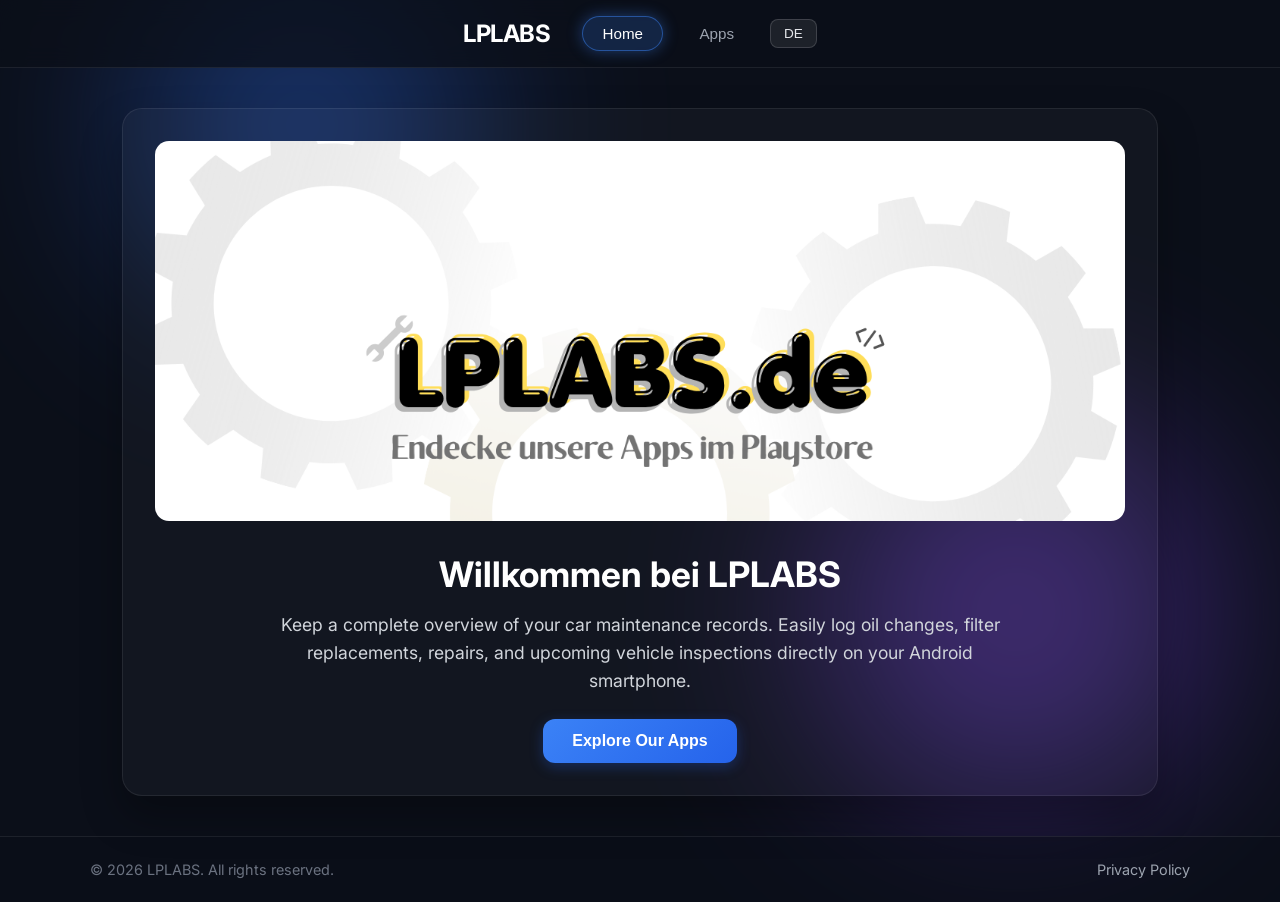
<file: index.html>
<!DOCTYPE html>
<html lang="de">
<head>
<meta charset="UTF-8">
<meta name="viewport" content="width=device-width, initial-scale=1.0">
<title>LPLABS Apps</title>
<link rel="icon" type="image/png" href="Oily-APP-Icon.png">
<link rel="apple-touch-icon" href="Oily-APP-Icon.png">
<link rel="stylesheet" href="style.css">
<link href="https://fonts.googleapis.com/css2?family=Inter:wght@300;400;600;700&display=swap" rel="stylesheet">
<style>
/* Modal Styles */
.modal {
  display: none;
  position: fixed;
  top: 0;
  left: 0;
  width: 100%;
  height: 100%;
  background-color: rgba(0, 0, 0, 0.5);
  backdrop-filter: blur(4px);
  z-index: 1000;
  justify-content: center;
  align-items: center;
  animation: fadeIn 0.3s ease-in-out;
}

.modal.active {
  display: flex;
}

@keyframes fadeIn {
  from {
    opacity: 0;
  }
  to {
    opacity: 1;
  }
}

.modal-content {
  background: rgba(255, 255, 255, 0.9);
  backdrop-filter: blur(10px);
  border: 1px solid rgba(255, 255, 255, 0.3);
  border-radius: 20px;
  padding: 40px;
  max-width: 500px;
  width: 90%;
  box-shadow: 0 8px 32px 0 rgba(31, 38, 135, 0.2);
  animation: slideUp 0.3s ease-out;
  position: relative;
}

@keyframes slideUp {
  from {
    transform: translateY(30px);
    opacity: 0;
  }
  to {
    transform: translateY(0);
    opacity: 1;
  }
}

.modal-close {
  position: absolute;
  top: 20px;
  right: 20px;
  background: none;
  border: none;
  font-size: 28px;
  cursor: pointer;
  color: #333;
  transition: color 0.2s;
}

.modal-close:hover {
  color: #666;
}

.app-details-header {
  display: flex;
  align-items: center;
  margin-bottom: 30px;
  gap: 20px;
}

.app-details-icon {
  width: 80px;
  height: 80px;
  border-radius: 20px;
  object-fit: cover;
  box-shadow: 0 4px 15px rgba(0, 0, 0, 0.1);
}

.app-details-title {
  margin: 0;
  font-size: 28px;
  font-weight: 700;
  color: #1a1a1a;
}

.app-details-subtitle {
  margin: 5px 0 0 0;
  font-size: 14px;
  color: #666;
}

.app-details-description {
  font-size: 15px;
  line-height: 1.6;
  color: #333;
  margin-bottom: 30px;
  text-align: justify;
}

.app-download-section {
  display: flex;
  gap: 15px;
  flex-direction: column;
}

.download-btn {
  display: flex;
  align-items: center;
  justify-content: center;
  gap: 10px;
  padding: 14px 24px;
  border: none;
  border-radius: 12px;
  font-size: 16px;
  font-weight: 600;
  cursor: pointer;
  transition: all 0.3s ease;
  text-decoration: none;
  color: white;
}

.download-btn.playstore {
  background: linear-gradient(135deg, #1f71b8 0%, #0d47a1 100%);
  box-shadow: 0 4px 15px rgba(31, 113, 184, 0.3);
}

.download-btn.playstore:hover {
  transform: translateY(-2px);
  box-shadow: 0 6px 20px rgba(31, 113, 184, 0.4);
}

.download-btn.playstore:active {
  transform: translateY(0);
}

.playstore-icon {
  width: 20px;
  height: 20px;
  display: inline-flex;
  align-items: center;
  justify-content: center;
}

.app-features {
  margin-top: 30px;
  padding-top: 30px;
  border-top: 1px solid rgba(0, 0, 0, 0.1);
}

.app-features h4 {
  margin: 0 0 15px 0;
  font-size: 14px;
  text-transform: uppercase;
  color: #666;
  letter-spacing: 1px;
}

.features-list {
  list-style: none;
  padding: 0;
  margin: 0;
}

.features-list li {
  padding: 8px 0;
  font-size: 14px;
  color: #555;
  display: flex;
  gap: 10px;
}

.features-list li:before {
  content: "✓";
  color: #4CAF50;
  font-weight: bold;
  flex-shrink: 0;
}

@media (max-width: 600px) {
  .modal-content {
    padding: 30px 20px;
    border-radius: 16px;
  }

  .app-details-icon {
    width: 70px;
    height: 70px;
    border-radius: 16px;
  }

  .app-details-title {
    font-size: 24px;
  }

  .app-details-description {
    font-size: 14px;
  }

  .download-btn {
    padding: 12px 20px;
    font-size: 14px;
  }
}
</style>
</head>
<body>

<div class="bg-orb orb-1"></div>
<div class="bg-orb orb-2"></div>

<header>
<div class="nav-container">
<div class="logo-wrapper">
<a href="#" id="brand-logo" onclick="showPage('home')">LPLABS</a>
</div>
<nav class="nav-links">
<button id="nav-home" class="nav-btn active" onclick="showPage('home')">Home</button>
<button id="nav-apps" class="nav-btn" onclick="showPage('apps')">Apps</button>
<button id="lang-toggle" class="lang-btn" onclick="toggleLanguage()">EN</button>
</nav>
</div>
</header>

<main class="main-content">

<section id="page-home" class="page-section active">
<div class="hero-card glass-card">
<div class="app-banner-container">
<img src="LPLABS-Logo.png" alt="Oily App Banner" class="app-banner-img">
</div>
<div class="hero-content">
<h1 id="home-title">Willkommen bei LPLABS</h1>
<p id="oily-desc" class="hero-desc">
Wir entwickeln smarte Lösungen, um den Überblick über Ihre Fahrzeuge zu behalten. Strukturierte Daten und rechtzeitige Erinnerungen sorgen für eine längere Lebensdauer Ihrer Maschinen. Klicken Sie im Menü auf Apps, um unsere Anwendungen zu sehen.
</p>
<div class="action-buttons">
<button class="cta-btn primary" onclick="showPage('apps')" id="btn-explore">Unsere Apps entdecken</button>
</div>
</div>
</div>
</section>

<section id="page-apps" class="page-section">
<h2 id="apps-title" class="section-title">Unsere Apps</h2>
<p id="click-for-more" class="section-subtitle">Klicke für Details & Downloads</p>

<div class="apps-grid">
<div class="app-card glass-card" onclick="openAppDetails('oily')">
<div class="app-icon-wrapper">
<img src="Oily-APP-Icon.png" alt="Oily Icon" class="app-icon-img">
</div>
<div class="app-info">
<h3>Oily</h3>
<p class="app-tagline">Unser smartes Wartungstagebuch
<br>Behalten Sie den vollen Überblick über Ihre Auto-Wartungseinträge. Protokollieren Sie Ölwechsel, Filtertausch, Reparaturen und anstehende TÜV-Termine unkompliziert direkt auf Ihrem Android-Smartphone.</p>
</div>
</div>
</div>
</section>

<section id="page-privacy" class="page-section">
<div class="glass-card privacy-card">
<h2 id="privacy-title">Datenschutzerklärung</h2>
<div id="privacy-text" class="privacy-body">
</div>
</div>
</section>

</main>

<footer>
<div class="footer-container">
<p>&copy; 2026 LPLABS. All rights reserved.</p>
<a href="/datenschutz.html" id="privacy-link" target="_blank">Datenschutzerklärung</a>
</div>
</footer>

<!-- App Details Modal -->
<div id="appModal" class="modal">
<div class="modal-content">
<button class="modal-close" onclick="closeAppDetails()">&times;</button>
<div class="app-details-header">
<img id="modalAppIcon" src="Oily-APP-Icon.png" alt="App Icon" class="app-details-icon">
<div>
<h2 id="modalAppTitle" class="app-details-title">Oily</h2>
<p id="modalAppSubtitle" class="app-details-subtitle">Wartungstagebuch für Android</p>
</div>
</div>

<p id="modalAppDescription" class="app-details-description">
Behalten Sie den vollen Überblick über Ihre Auto-Wartungseinträge. Protokollieren Sie Ölwechsel, Filtertausch, Reparaturen und anstehende TÜV-Termine unkompliziert direkt auf Ihrem Android-Smartphone.
</p>

<div class="app-features">
<h4 id="featuresTitle">Hauptfunktionen</h4>
<ul class="features-list" id="featuresList">
<li id="feature1">Wartungseinträge einfach protokollieren</li>
<li id="feature2">Automatische Erinnerungen für Wartungen</li>
<li id="feature3">Übersicht aller Fahrzeuge</li>
<li id="feature4">TÜV-Termine im Blick</li>
</ul>
</div>

<div class="app-download-section">
<a id="playstoreLink" href="https://play.google.com/store/apps/details?id=com.project.oily" target="_blank" class="download-btn playstore">
<span class="playstore-icon">
<svg width="20" height="20" viewBox="0 0 24 24" fill="currentColor">
<path d="M3 13.5v8.88c0 .84.356 1.78 1.172 2.502C5.09 25.75 6.333 26.5 7.5 26.5h9c1.166 0 2.41-.75 3.328-1.61 1.147-1.052 1.172-2.663 1.172-2.502v-8.88M3 13.5L10.9 5.45c.9-.9 2.4-.9 3.3 0l7.9 8.05"/>
<path d="M3.22 2.22C2.33 3.11 2 4.35 2 5.5v8c0 1.15.33 2.39 1.22 3.28"/>
</svg>
</span>
<span id="btnPlayStore">Im Play Store herunterladen</span>
</a>
</div>
</div>
</div>

<script>
// Sprach-Übersetzungen
const translations = {
de: {
nav_home: "Home",
nav_apps: "Apps",
privacy_policy: "Datenschutzerklärung",
apps_title: "Unsere Apps",
click_for_more: "Klicke für Details & Downloads",
oily_desc: "Behalten Sie den vollen Überblick über Ihre Auto-Wartungseinträge. Protokollieren Sie Ölwechsel, Filtertausch, Reparaturen und anstehende TÜV-Termine unkompliziert direkt auf Ihrem Android-Smartphone.",
privacy_title: "Datenschutzerklärung",
privacy_text: `
<strong>Datenschutzerklärung</strong>
<br><br><strong>1. Verantwortlicher</strong>
<br>Verantwortlich für die Verarbeitung personenbezogener Daten auf dieser Website ist:
<br>Lovepreet Chandi
<br>Mühlenstraße 4
<br>39307 Genthin
<br>E-Mail: support@LPLABS.de
<br><br><strong>2. Erhebung und Verarbeitung personenbezogener Daten</strong>
<br>Beim Besuch dieser Website werden automatisch Informationen erfasst, die dein Browser an den Server übermittelt. Dazu gehören insbesondere:
<br>- IP-Adresse
<br>- Datum und Uhrzeit des Zugriffs
<br>- Browsertyp und Browserversion
<br>- verwendetes Betriebssystem
<br>- aufgerufene Seiten
<br>- Referrer-URL (zuvor besuchte Seite)
<br><br>Diese Daten werden verarbeitet, um den sicheren und störungsfreien Betrieb der Website zu gewährleisten. Die Verarbeitung erfolgt auf Grundlage von Art. 6 Abs. 1 lit. f DSGVO (berechtigtes Interesse).
<br><br><strong>3. Kontaktaufnahme</strong>
<br>Wenn du uns per E-Mail oder über ein Kontaktformular kontaktierst, werden die von dir übermittelten personenbezogenen Daten ausschließlich zur Bearbeitung deiner Anfrage verarbeitet. Die Verarbeitung erfolgt gemäß Art. 6 Abs. 1 lit. b DSGVO, sofern die Anfrage der Vertragsanbahnung oder Vertragserfüllung dient, andernfalls auf Grundlage von Art. 6 Abs. 1 lit. f DSGVO.
<br><br><strong>4. Cookies</strong>
<br>Diese Website kann Cookies verwenden, um die Nutzung bestimmter Funktionen zu ermöglichen und die Benutzerfreundlichkeit zu verbessern. Soweit technisch nicht erforderliche Cookies eingesetzt werden, erfolgt dies ausschließlich nach deiner Einwilligung gemäß Art. 6 Abs. 1 lit. a DSGVO. Du kannst Cookies jederzeit über die Einstellungen deines Browsers löschen oder deaktivieren.
<br><br><strong>5. Analyse-Tools</strong>
<br>Sofern Analyse-Tools eingesetzt werden, dienen diese der statistischen Auswertung der Nutzung dieser Website und ihrer kontinuierlichen Verbesserung. Werden hierfür personenbezogene Daten verarbeitet, erfolgt dies – soweit erforderlich – ausschließlich auf Grundlage deiner Einwilligung gemäß Art. 6 Abs. 1 lit. a DSGVO.
<br><br><strong>6. Weitergabe personenbezogener Daten</strong>
<br>Eine Weitergabe personenbezogener Daten erfolgt nur, wenn:
<br>- dies gesetzlich vorgeschrieben ist,
<br>- dies zur Vertragserfüllung erforderlich ist oder
<br>- externe Dienstleister (z. B. Hosting-Anbieter oder andere technische Dienstleister) im Rahmen einer Auftragsverarbeitung eingebunden sind.
<br><br><strong>7. Speicherdauer</strong>
<br>Personenbezogene Daten werden nur so lange gespeichert, wie dies für die jeweiligen Zwecke erforderlich ist oder gesetzliche Aufbewahrungspflichten bestehen.
<br><br><strong>8. Rechte betroffener Personen</strong>
<br>Du hast jederzeit das Recht auf:
<br>- Auskunft über die gespeicherten personenbezogenen Daten,
<br>- Berichtigung unrichtiger Daten,
<br>- Löschung deiner Daten,
<br>- Einschränkung der Verarbeitung,
<br>- Datenübertragbarkeit,
<br>- Widerspruch gegen die Verarbeitung sowie
<br>- Widerruf einer erteilten Einwilligung mit Wirkung für die Zukunft.
<br><br>Außerdem hast du das Recht, dich bei einer zuständigen Datenschutzaufsichtsbehörde über die Verarbeitung deiner personenbezogenen Daten zu beschweren.
<br><br><strong>9. Hosting</strong>
<br>Diese Website wird bei einem externen Hosting-Anbieter betrieben. Dabei können personenbezogene Daten, insbesondere Server-Logdaten, auf den Servern des Hosting-Anbieters verarbeitet werden. Die Verarbeitung erfolgt auf Grundlage von Art. 6 Abs. 1 lit. f DSGVO zur sicheren Bereitstellung der Website.
<br><br><strong>10. SSL-/TLS-Verschlüsselung</strong>
<br>Diese Website nutzt eine SSL-/TLS-Verschlüsselung, um die Übertragung vertraulicher Inhalte zu schützen. Eine verschlüsselte Verbindung erkennst du unter anderem daran, dass die Adresszeile deines Browsers mit „https://" beginnt und ein Schloss-Symbol angezeigt wird.
<br><br><strong>Stand:</strong> August 2026
`,
btn_explore: "Unsere Apps entdecken",
featuresTitle: "Hauptfunktionen",
btnPlayStore: "Im Play Store herunterladen"
},
en: {
nav_home: "Home",
nav_apps: "Apps",
privacy_policy: "Privacy Policy",
apps_title: "Our Apps",
click_for_more: "Click for details & downloads",
oily_desc: "Keep a complete overview of your car maintenance records. Easily log oil changes, filter replacements, repairs, and upcoming vehicle inspections directly on your Android smartphone.",
privacy_title: "Privacy Policy",
privacy_text: `
<strong>Privacy Policy</strong>
<br><br><strong>1. Controller</strong>
<br>The controller responsible for processing personal data on this website is:
<br>Lovepreet Chandi
<br>Mühlenstraße 4
<br>39307 Genthin
<br>Germany
<br>Email: support@LPLABS.de
<br><br><strong>2. Collection and Processing of Personal Data</strong>
<br>When you visit this website, information transmitted by your browser is automatically collected. This includes in particular:
<br>- IP address
<br>- Date and time of access
<br>- Browser type and version
<br>- Operating system used
<br>- Pages visited
<br>- Referrer URL (previously visited page)
<br><br>This data is processed to ensure the secure and reliable operation of the website. The legal basis for processing is Article 6(1)(f) GDPR (legitimate interest).
<br><br><strong>3. Contacting Us</strong>
<br>If you contact us by email or via a contact form, the personal data you provide will be processed solely for the purpose of handling your request. Processing is based on Article 6(1)(b) GDPR if your request relates to the initiation or performance of a contract; otherwise, it is based on Article 6(1)(f) GDPR.
<br><br><strong>4. Cookies</strong>
<br>This website may use cookies to enable certain functions and improve user experience. Where cookies are not technically necessary, they will only be used with your consent in accordance with Article 6(1)(a) GDPR. You can delete or disable cookies at any time via your browser settings.
<br><br><strong>5. Analytics Tools</strong>
<br>If analytics tools are used, they serve to statistically evaluate the use of this website and continuously improve it. Where personal data is processed for this purpose, processing will only take place with your consent where required, in accordance with Article 6(1)(a) GDPR.
<br><br><strong>6. Disclosure of Personal Data</strong>
<br>Personal data will only be disclosed if:
<br>- required by law,
<br>- necessary for the performance of a contract, or
<br>- external service providers (e.g. hosting providers or other technical service providers) are engaged as data processors.
<br><br><strong>7. Data Retention</strong>
<br>Personal data is stored only for as long as necessary for the respective purposes or as required by statutory retention obligations.
<br><br><strong>8. Your Rights</strong>
<br>You have the right at any time to:
<br>- obtain information about your stored personal data,
<br>- request correction of inaccurate data,
<br>- request deletion of your data,
<br>- request restriction of processing,
<br>- request data portability,
<br>- object to processing, and
<br>- withdraw any consent you have given with effect for the future.
<br><br>You also have the right to lodge a complaint with the competent data protection supervisory authority regarding the processing of your personal data.
<br><br><strong>9. Hosting</strong>
<br>This website is hosted by an external hosting provider. Personal data, particularly server log files, may be processed on the hosting provider's servers. Processing is based on Article 6(1)(f) GDPR for the purpose of securely providing the website.
<br><br><strong>10. SSL/TLS Encryption</strong>
<br>This website uses SSL/TLS encryption to protect the transmission of confidential content. You can recognize an encrypted connection by the fact that your browser's address bar begins with "https://" and displays a padlock icon.
<br><br><strong>Last updated:</strong> August 2026
`,
btn_explore: "Explore Our Apps",
featuresTitle: "Features",
btnPlayStore: "Download from Play Store"
}
};

let currentLang = 'de';

function toggleLanguage() {
currentLang = (currentLang === 'de') ? 'en' : 'de';
document.getElementById('lang-toggle').innerText = currentLang === 'de' ? 'EN' : 'DE';

// Privacy-Link dynamisch setzen
const privacyLink = document.getElementById('privacy-link');
privacyLink.href = currentLang === 'de' ? '/datenschutz.html' : '/privacy.html';

const t = translations[currentLang];
document.getElementById('nav-home').innerText = t.nav_home;
document.getElementById('nav-apps').innerText = t.nav_apps;
privacyLink.innerText = t.privacy_policy;
document.getElementById('apps-title').innerText = t.apps_title;
document.getElementById('click-for-more').innerText = t.click_for_more;
document.getElementById('oily-desc').innerText = t.oily_desc;
document.getElementById('privacy-title').innerText = t.privacy_title;
document.getElementById('privacy-text').innerHTML = `<p>${t.privacy_text}</p>`;
document.getElementById('featuresTitle').innerText = t.featuresTitle;
document.getElementById('btnPlayStore').innerText = t.btnPlayStore;
if(document.getElementById('btn-explore')) {
document.getElementById('btn-explore').innerText = t.btn_explore;
}
}

function showPage(pageId) {
document.querySelectorAll('.page-section').forEach(sec => sec.classList.remove('active'));
document.querySelectorAll('.nav-btn').forEach(btn => btn.classList.remove('active'));

const target = document.getElementById('page-' + pageId);
if (target) {
target.classList.add('active');
}

const navBtn = document.getElementById('nav-' + pageId);
if (navBtn) {
navBtn.classList.add('active');
}

window.scrollTo({ top: 0, behavior: 'smooth' });
}

function openAppDetails(appName) {
const modal = document.getElementById('appModal');
const appData = {
oily: {
de: {
title: 'Oily',
subtitle: 'Wartungstagebuch für Android',
description: 'Behalten Sie den vollen Überblick über Ihre Auto-Wartungseinträge. Protokollieren Sie Ölwechsel, Filtertausch, Reparaturen und anstehende TÜV-Termine unkompliziert direkt auf Ihrem Android-Smartphone. Mit automatischen Erinnerungen und einer übersichtlichen Statistik immer alles im Griff.',
features: [
'Wartungseinträge einfach protokollieren',
'Automatische Erinnerungen für Wartungen',
'Übersicht aller Fahrzeuge',
'TÜV-Termine im Blick'
]
},
en: {
title: 'Oily',
subtitle: 'Maintenance Log for Android',
description: 'Keep a complete overview of your car maintenance records. Easily log oil changes, filter replacements, repairs, and upcoming vehicle inspections directly on your Android smartphone. With automatic reminders and clear statistics, always stay on top of it all.',
features: [
'Easily log maintenance entries',
'Automatic maintenance reminders',
'Overview of all vehicles',
'TÜV dates at a glance'
]
}
}
};

const data = appData[appName][currentLang];

document.getElementById('modalAppTitle').innerText = data.title;
document.getElementById('modalAppSubtitle').innerText = data.subtitle;
document.getElementById('modalAppDescription').innerText = data.description;

const featuresList = document.getElementById('featuresList');
featuresList.innerHTML = '';
data.features.forEach(feature => {
const li = document.createElement('li');
li.innerText = feature;
featuresList.appendChild(li);
});

modal.classList.add('active');
document.body.style.overflow = 'hidden';
}

function closeAppDetails() {
const modal = document.getElementById('appModal');
modal.classList.remove('active');
document.body.style.overflow = 'auto';
}

// Close modal when clicking outside
document.getElementById('appModal').addEventListener('click', function(e) {
if(e.target === this) {
closeAppDetails();
}
});

// Close modal on Escape key
document.addEventListener('keydown', function(e) {
if(e.key === 'Escape') {
closeAppDetails();
}
});

// Initialize privacy content on load
document.addEventListener('DOMContentLoaded', function() {
toggleLanguage();
});
</script>

</body>
</html>
</file>
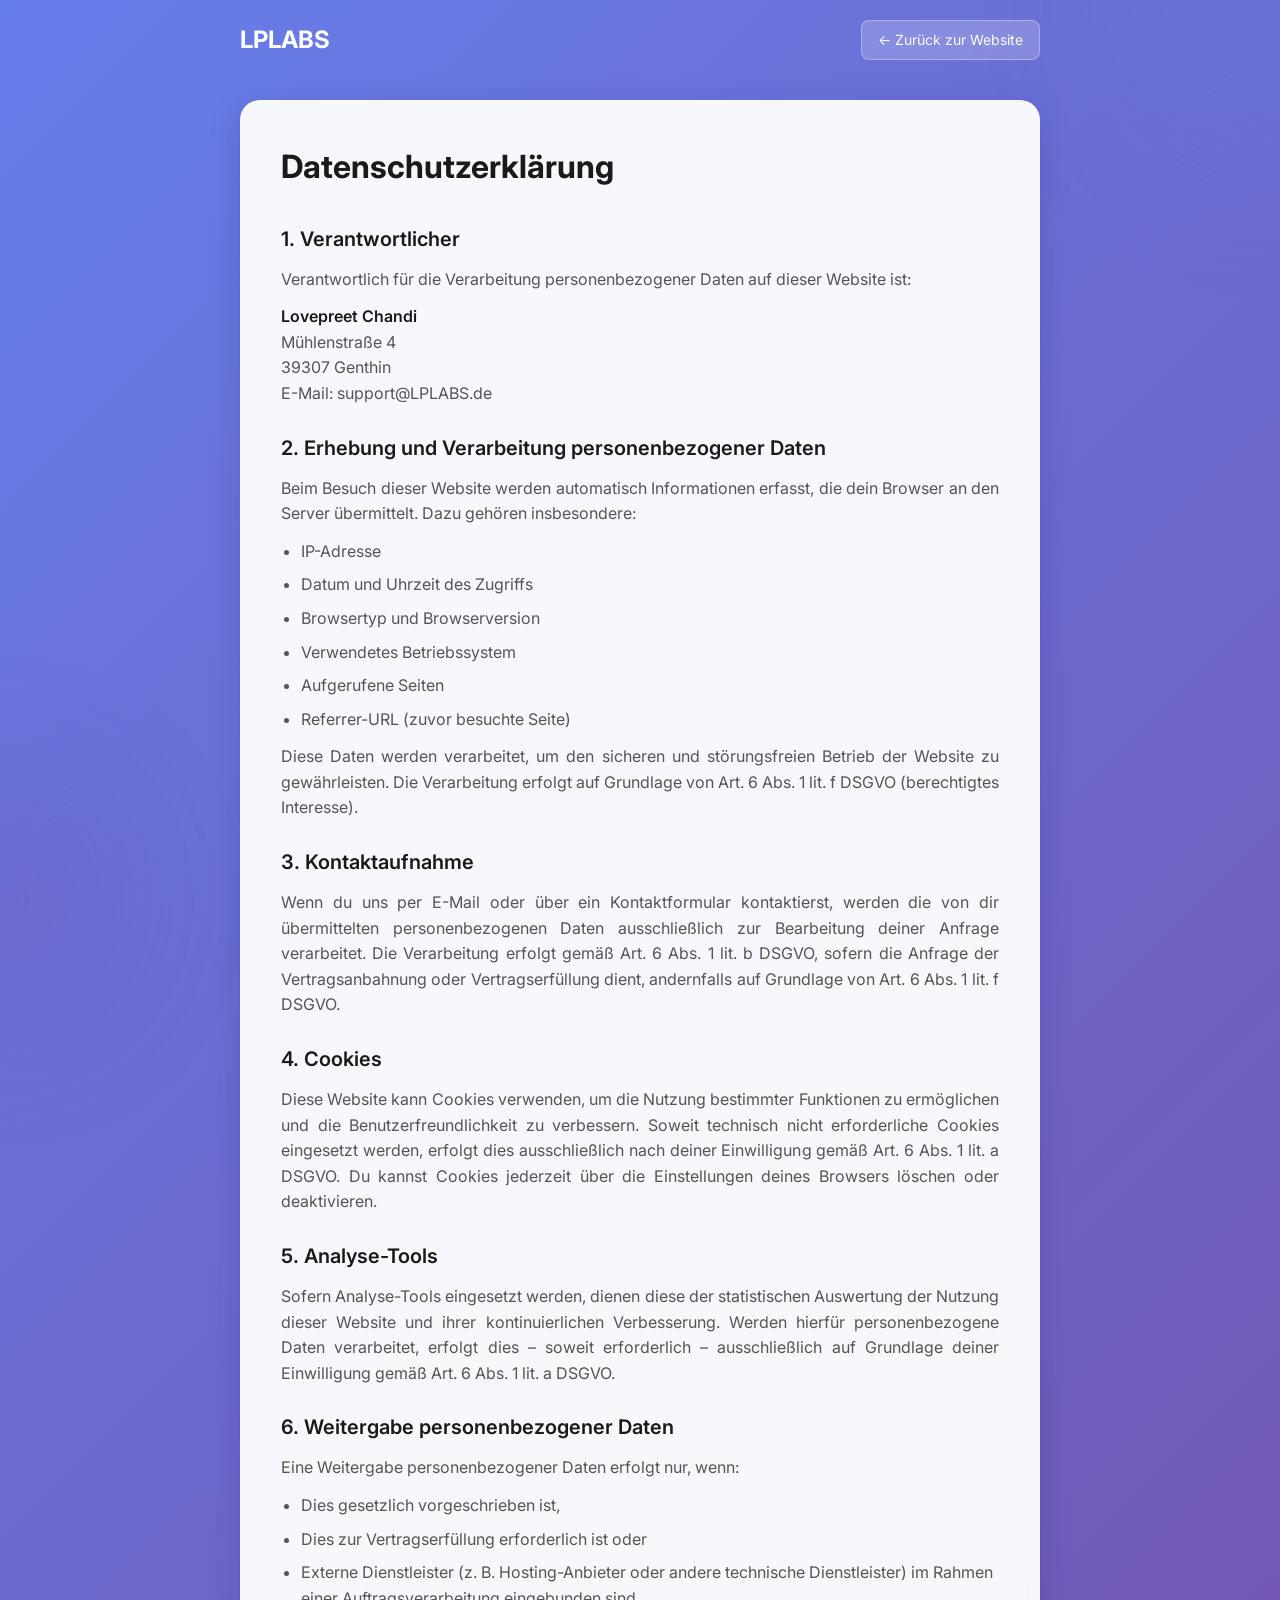
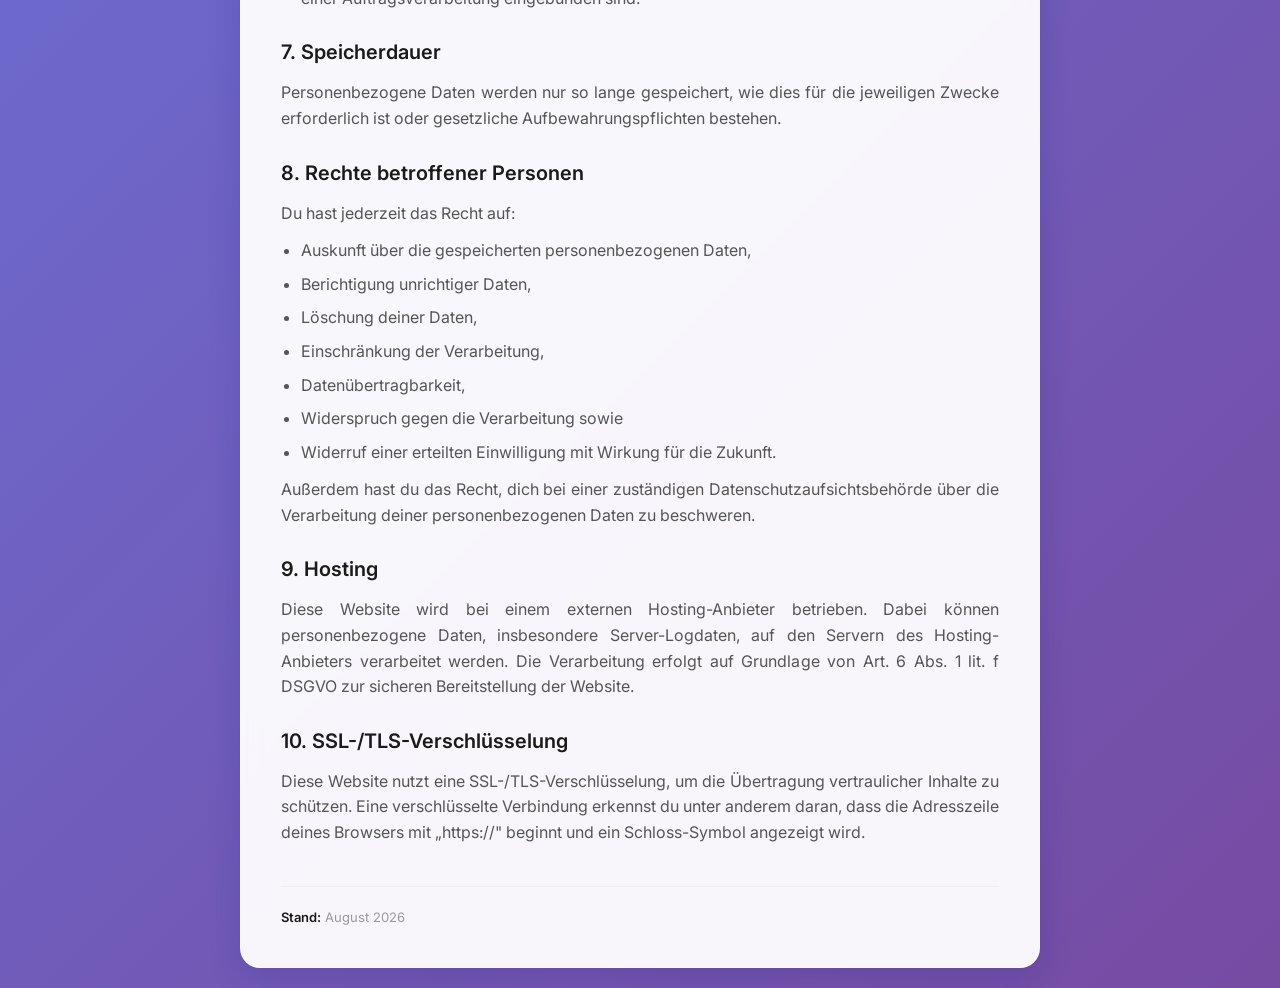
<file: datenschutz.html>
<!DOCTYPE html>
<html lang="de">
<head>
<meta charset="UTF-8">
<meta name="viewport" content="width=device-width, initial-scale=1.0">
<title>Datenschutzerklärung - LPLABS</title>
<link rel="icon" type="image/png" href="Oily-APP-Icon.png">
<link href="https://fonts.googleapis.com/css2?family=Inter:wght@300;400;600;700&display=swap" rel="stylesheet">
<style>
* {
  margin: 0;
  padding: 0;
  box-sizing: border-box;
}

body {
  font-family: 'Inter', sans-serif;
  background: linear-gradient(135deg, #667eea 0%, #764ba2 100%);
  min-height: 100vh;
  padding: 20px;
  color: #333;
  line-height: 1.6;
}

.bg-orb {
  position: fixed;
  border-radius: 50%;
  filter: blur(80px);
  opacity: 0.3;
  z-index: -1;
  pointer-events: none;
}

.orb-1 {
  width: 300px;
  height: 300px;
  background: #667eea;
  top: -150px;
  right: -150px;
  animation: float 6s ease-in-out infinite;
}

.orb-2 {
  width: 200px;
  height: 200px;
  background: #764ba2;
  bottom: -100px;
  left: -100px;
  animation: float 8s ease-in-out infinite reverse;
}

@keyframes float {
  0%, 100% { transform: translateY(0px); }
  50% { transform: translateY(20px); }
}

header {
  margin-bottom: 40px;
}

.header-content {
  max-width: 800px;
  margin: 0 auto;
  display: flex;
  justify-content: space-between;
  align-items: center;
}

.logo {
  font-size: 24px;
  font-weight: 700;
  color: white;
  text-decoration: none;
  transition: opacity 0.2s;
}

.logo:hover {
  opacity: 0.8;
}

.back-link {
  background: rgba(255, 255, 255, 0.2);
  backdrop-filter: blur(10px);
  border: 1px solid rgba(255, 255, 255, 0.3);
  color: white;
  padding: 8px 16px;
  border-radius: 8px;
  text-decoration: none;
  font-size: 14px;
  transition: all 0.3s;
  cursor: pointer;
}

.back-link:hover {
  background: rgba(255, 255, 255, 0.3);
  transform: translateX(-4px);
}

.container {
  max-width: 800px;
  margin: 0 auto;
  background: rgba(255, 255, 255, 0.95);
  backdrop-filter: blur(10px);
  border: 1px solid rgba(255, 255, 255, 0.3);
  border-radius: 20px;
  padding: 40px;
  box-shadow: 0 8px 32px 0 rgba(31, 38, 135, 0.2);
}

h1 {
  font-size: 32px;
  margin-bottom: 30px;
  color: #1a1a1a;
}

h2 {
  font-size: 20px;
  margin-top: 25px;
  margin-bottom: 12px;
  color: #1a1a1a;
  font-weight: 600;
}

h3 {
  font-size: 16px;
  margin-top: 15px;
  margin-bottom: 8px;
  color: #333;
}

p {
  margin-bottom: 12px;
  text-align: justify;
  color: #555;
}

ul {
  margin-left: 20px;
  margin-bottom: 12px;
}

li {
  margin-bottom: 8px;
  color: #555;
}

strong {
  color: #1a1a1a;
  font-weight: 600;
}

.last-updated {
  margin-top: 40px;
  padding-top: 20px;
  border-top: 1px solid #eee;
  font-size: 13px;
  color: #999;
}

@media (max-width: 600px) {
  .container {
    padding: 25px;
    border-radius: 16px;
  }

  h1 {
    font-size: 24px;
  }

  h2 {
    font-size: 18px;
  }

  .header-content {
    flex-direction: column;
    gap: 15px;
  }
}
</style>
</head>
<body>

<div class="bg-orb orb-1"></div>
<div class="bg-orb orb-2"></div>

<header>
<div class="header-content">
<a href="/" class="logo">LPLABS</a>
<a href="/" class="back-link">← Zurück zur Website</a>
</div>
</header>

<div class="container">
<h1>Datenschutzerklärung</h1>

<h2>1. Verantwortlicher</h2>
<p>Verantwortlich für die Verarbeitung personenbezogener Daten auf dieser Website ist:</p>
<p>
<strong>Lovepreet Chandi</strong><br>
Mühlenstraße 4<br>
39307 Genthin<br>
E-Mail: support@LPLABS.de
</p>

<h2>2. Erhebung und Verarbeitung personenbezogener Daten</h2>
<p>Beim Besuch dieser Website werden automatisch Informationen erfasst, die dein Browser an den Server übermittelt. Dazu gehören insbesondere:</p>
<ul>
<li>IP-Adresse</li>
<li>Datum und Uhrzeit des Zugriffs</li>
<li>Browsertyp und Browserversion</li>
<li>Verwendetes Betriebssystem</li>
<li>Aufgerufene Seiten</li>
<li>Referrer-URL (zuvor besuchte Seite)</li>
</ul>
<p>Diese Daten werden verarbeitet, um den sicheren und störungsfreien Betrieb der Website zu gewährleisten. Die Verarbeitung erfolgt auf Grundlage von Art. 6 Abs. 1 lit. f DSGVO (berechtigtes Interesse).</p>

<h2>3. Kontaktaufnahme</h2>
<p>Wenn du uns per E-Mail oder über ein Kontaktformular kontaktierst, werden die von dir übermittelten personenbezogenen Daten ausschließlich zur Bearbeitung deiner Anfrage verarbeitet. Die Verarbeitung erfolgt gemäß Art. 6 Abs. 1 lit. b DSGVO, sofern die Anfrage der Vertragsanbahnung oder Vertragserfüllung dient, andernfalls auf Grundlage von Art. 6 Abs. 1 lit. f DSGVO.</p>

<h2>4. Cookies</h2>
<p>Diese Website kann Cookies verwenden, um die Nutzung bestimmter Funktionen zu ermöglichen und die Benutzerfreundlichkeit zu verbessern. Soweit technisch nicht erforderliche Cookies eingesetzt werden, erfolgt dies ausschließlich nach deiner Einwilligung gemäß Art. 6 Abs. 1 lit. a DSGVO. Du kannst Cookies jederzeit über die Einstellungen deines Browsers löschen oder deaktivieren.</p>

<h2>5. Analyse-Tools</h2>
<p>Sofern Analyse-Tools eingesetzt werden, dienen diese der statistischen Auswertung der Nutzung dieser Website und ihrer kontinuierlichen Verbesserung. Werden hierfür personenbezogene Daten verarbeitet, erfolgt dies – soweit erforderlich – ausschließlich auf Grundlage deiner Einwilligung gemäß Art. 6 Abs. 1 lit. a DSGVO.</p>

<h2>6. Weitergabe personenbezogener Daten</h2>
<p>Eine Weitergabe personenbezogener Daten erfolgt nur, wenn:</p>
<ul>
<li>Dies gesetzlich vorgeschrieben ist,</li>
<li>Dies zur Vertragserfüllung erforderlich ist oder</li>
<li>Externe Dienstleister (z. B. Hosting-Anbieter oder andere technische Dienstleister) im Rahmen einer Auftragsverarbeitung eingebunden sind.</li>
</ul>

<h2>7. Speicherdauer</h2>
<p>Personenbezogene Daten werden nur so lange gespeichert, wie dies für die jeweiligen Zwecke erforderlich ist oder gesetzliche Aufbewahrungspflichten bestehen.</p>

<h2>8. Rechte betroffener Personen</h2>
<p>Du hast jederzeit das Recht auf:</p>
<ul>
<li>Auskunft über die gespeicherten personenbezogenen Daten,</li>
<li>Berichtigung unrichtiger Daten,</li>
<li>Löschung deiner Daten,</li>
<li>Einschränkung der Verarbeitung,</li>
<li>Datenübertragbarkeit,</li>
<li>Widerspruch gegen die Verarbeitung sowie</li>
<li>Widerruf einer erteilten Einwilligung mit Wirkung für die Zukunft.</li>
</ul>
<p>Außerdem hast du das Recht, dich bei einer zuständigen Datenschutzaufsichtsbehörde über die Verarbeitung deiner personenbezogenen Daten zu beschweren.</p>

<h2>9. Hosting</h2>
<p>Diese Website wird bei einem externen Hosting-Anbieter betrieben. Dabei können personenbezogene Daten, insbesondere Server-Logdaten, auf den Servern des Hosting-Anbieters verarbeitet werden. Die Verarbeitung erfolgt auf Grundlage von Art. 6 Abs. 1 lit. f DSGVO zur sicheren Bereitstellung der Website.</p>

<h2>10. SSL-/TLS-Verschlüsselung</h2>
<p>Diese Website nutzt eine SSL-/TLS-Verschlüsselung, um die Übertragung vertraulicher Inhalte zu schützen. Eine verschlüsselte Verbindung erkennst du unter anderem daran, dass die Adresszeile deines Browsers mit „https://" beginnt und ein Schloss-Symbol angezeigt wird.</p>

<div class="last-updated">
<strong>Stand:</strong> August 2026
</div>
</div>

</body>
</html>
</file>
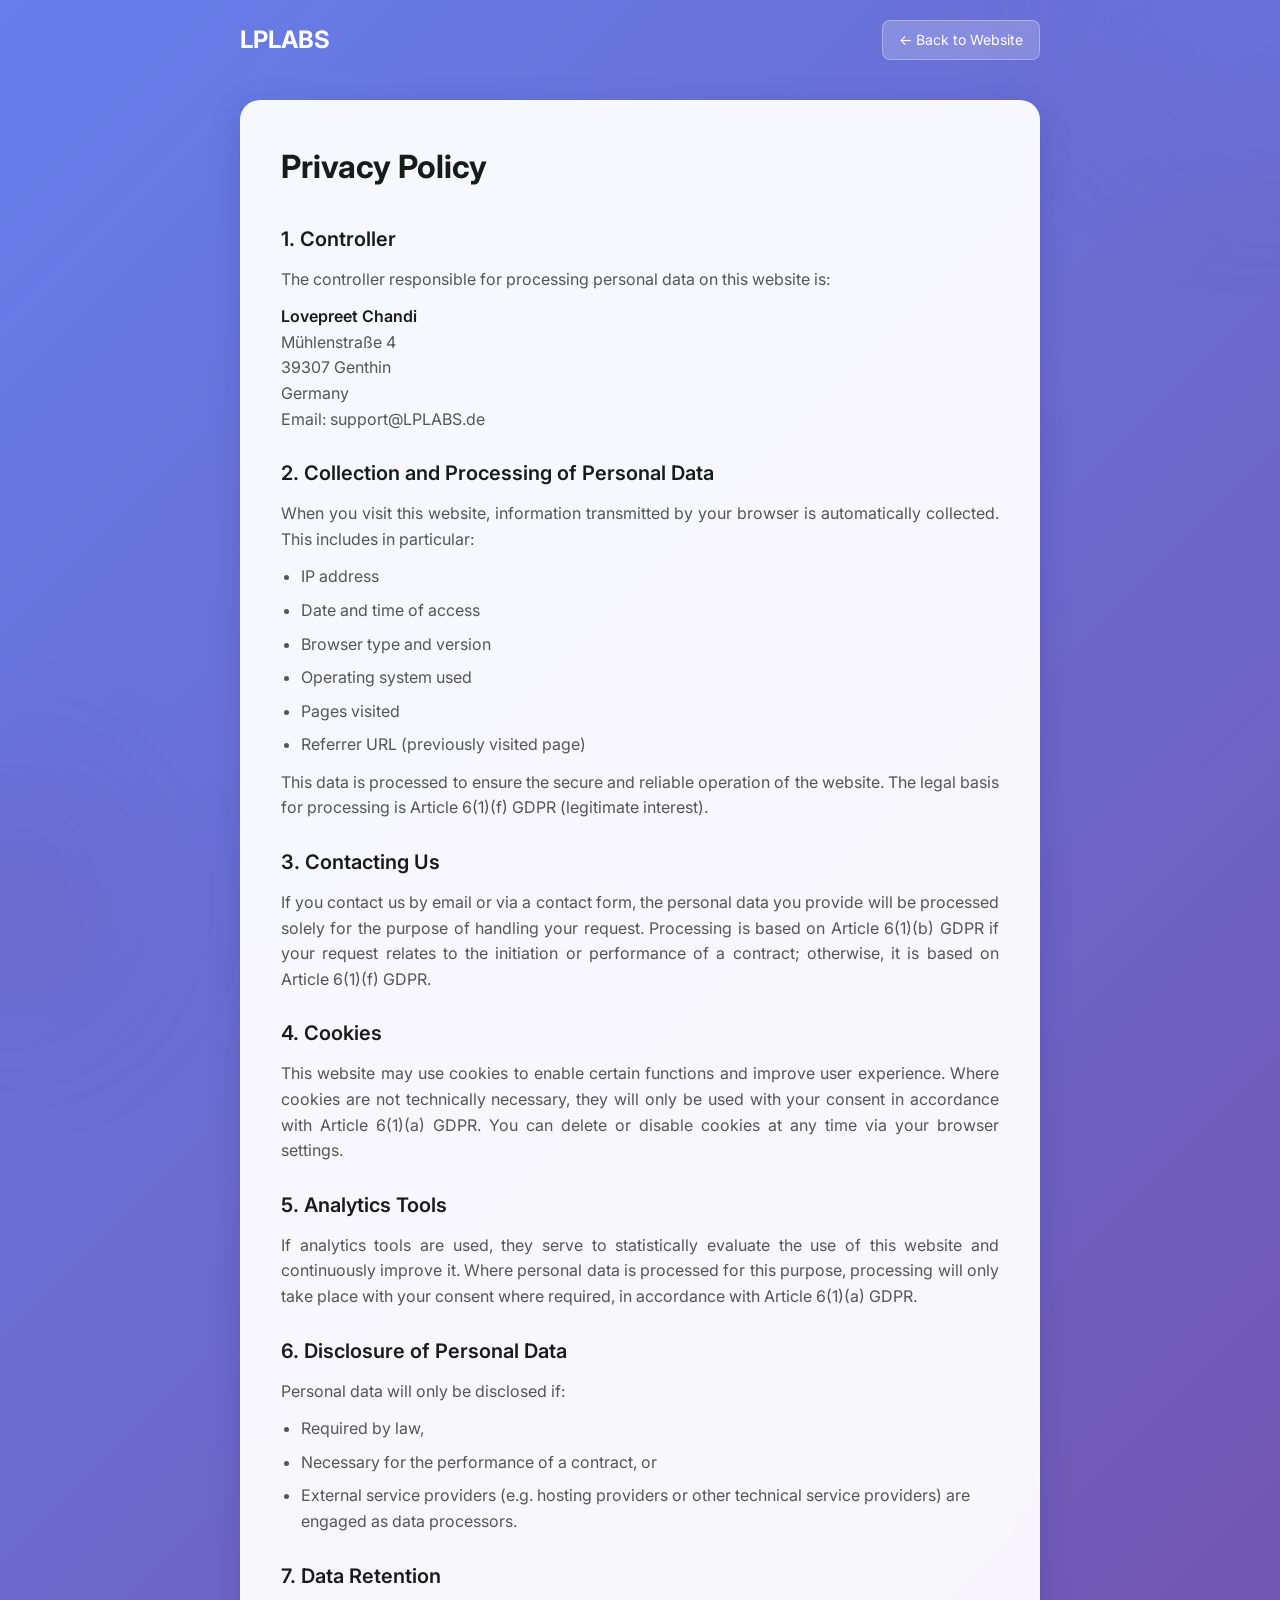
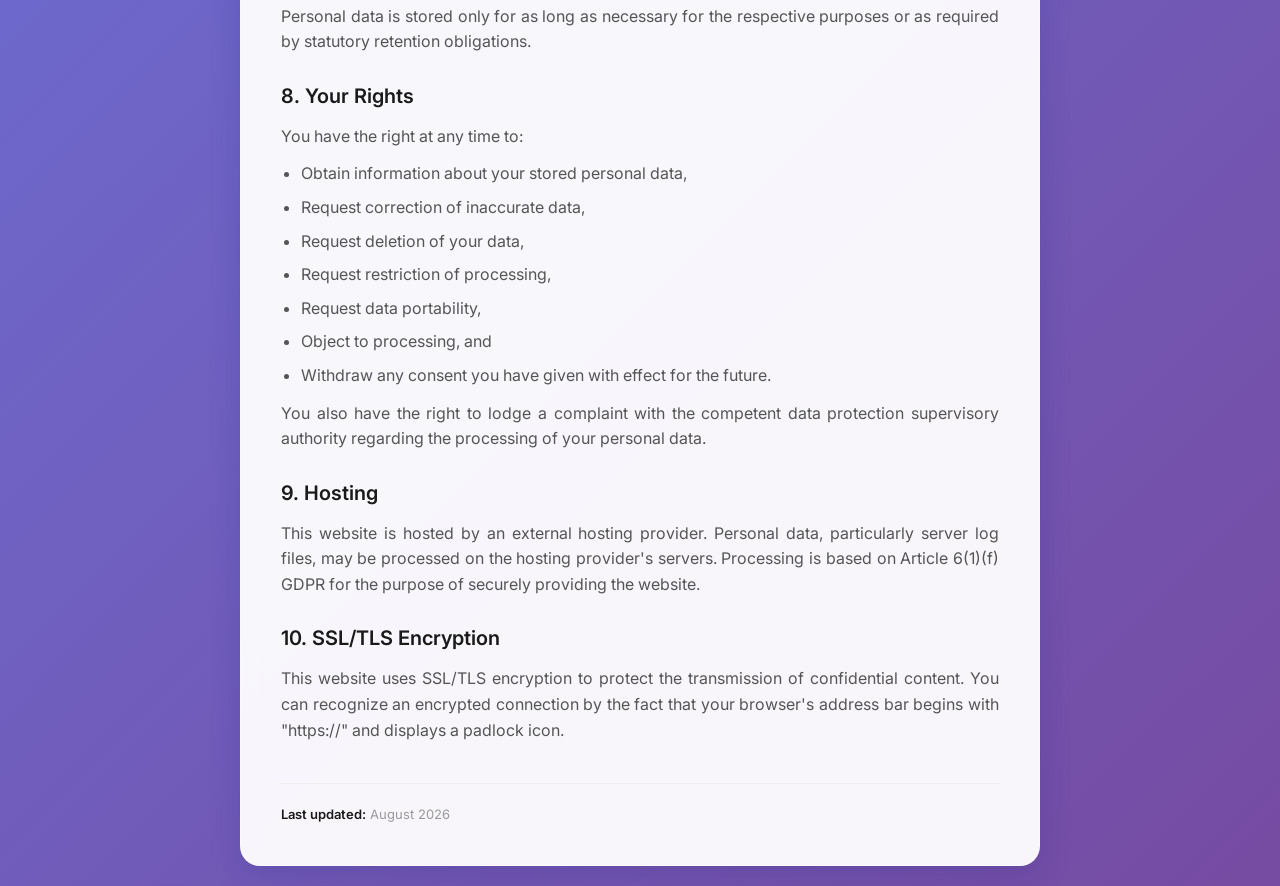
<file: privacy.html>
<!DOCTYPE html>
<html lang="en">
<head>
<meta charset="UTF-8">
<meta name="viewport" content="width=device-width, initial-scale=1.0">
<title>Privacy Policy - LPLABS</title>
<link rel="icon" type="image/png" href="Oily-APP-Icon.png">
<link href="https://fonts.googleapis.com/css2?family=Inter:wght@300;400;600;700&display=swap" rel="stylesheet">
<style>
* {
  margin: 0;
  padding: 0;
  box-sizing: border-box;
}

body {
  font-family: 'Inter', sans-serif;
  background: linear-gradient(135deg, #667eea 0%, #764ba2 100%);
  min-height: 100vh;
  padding: 20px;
  color: #333;
  line-height: 1.6;
}

.bg-orb {
  position: fixed;
  border-radius: 50%;
  filter: blur(80px);
  opacity: 0.3;
  z-index: -1;
  pointer-events: none;
}

.orb-1 {
  width: 300px;
  height: 300px;
  background: #667eea;
  top: -150px;
  right: -150px;
  animation: float 6s ease-in-out infinite;
}

.orb-2 {
  width: 200px;
  height: 200px;
  background: #764ba2;
  bottom: -100px;
  left: -100px;
  animation: float 8s ease-in-out infinite reverse;
}

@keyframes float {
  0%, 100% { transform: translateY(0px); }
  50% { transform: translateY(20px); }
}

header {
  margin-bottom: 40px;
}

.header-content {
  max-width: 800px;
  margin: 0 auto;
  display: flex;
  justify-content: space-between;
  align-items: center;
}

.logo {
  font-size: 24px;
  font-weight: 700;
  color: white;
  text-decoration: none;
  transition: opacity 0.2s;
}

.logo:hover {
  opacity: 0.8;
}

.back-link {
  background: rgba(255, 255, 255, 0.2);
  backdrop-filter: blur(10px);
  border: 1px solid rgba(255, 255, 255, 0.3);
  color: white;
  padding: 8px 16px;
  border-radius: 8px;
  text-decoration: none;
  font-size: 14px;
  transition: all 0.3s;
  cursor: pointer;
}

.back-link:hover {
  background: rgba(255, 255, 255, 0.3);
  transform: translateX(-4px);
}

.container {
  max-width: 800px;
  margin: 0 auto;
  background: rgba(255, 255, 255, 0.95);
  backdrop-filter: blur(10px);
  border: 1px solid rgba(255, 255, 255, 0.3);
  border-radius: 20px;
  padding: 40px;
  box-shadow: 0 8px 32px 0 rgba(31, 38, 135, 0.2);
}

h1 {
  font-size: 32px;
  margin-bottom: 30px;
  color: #1a1a1a;
}

h2 {
  font-size: 20px;
  margin-top: 25px;
  margin-bottom: 12px;
  color: #1a1a1a;
  font-weight: 600;
}

h3 {
  font-size: 16px;
  margin-top: 15px;
  margin-bottom: 8px;
  color: #333;
}

p {
  margin-bottom: 12px;
  text-align: justify;
  color: #555;
}

ul {
  margin-left: 20px;
  margin-bottom: 12px;
}

li {
  margin-bottom: 8px;
  color: #555;
}

strong {
  color: #1a1a1a;
  font-weight: 600;
}

.last-updated {
  margin-top: 40px;
  padding-top: 20px;
  border-top: 1px solid #eee;
  font-size: 13px;
  color: #999;
}

@media (max-width: 600px) {
  .container {
    padding: 25px;
    border-radius: 16px;
  }

  h1 {
    font-size: 24px;
  }

  h2 {
    font-size: 18px;
  }

  .header-content {
    flex-direction: column;
    gap: 15px;
  }
}
</style>
</head>
<body>

<div class="bg-orb orb-1"></div>
<div class="bg-orb orb-2"></div>

<header>
<div class="header-content">
<a href="/" class="logo">LPLABS</a>
<a href="/" class="back-link">← Back to Website</a>
</div>
</header>

<div class="container">
<h1>Privacy Policy</h1>

<h2>1. Controller</h2>
<p>The controller responsible for processing personal data on this website is:</p>
<p>
<strong>Lovepreet Chandi</strong><br>
Mühlenstraße 4<br>
39307 Genthin<br>
Germany<br>
Email: support@LPLABS.de
</p>

<h2>2. Collection and Processing of Personal Data</h2>
<p>When you visit this website, information transmitted by your browser is automatically collected. This includes in particular:</p>
<ul>
<li>IP address</li>
<li>Date and time of access</li>
<li>Browser type and version</li>
<li>Operating system used</li>
<li>Pages visited</li>
<li>Referrer URL (previously visited page)</li>
</ul>
<p>This data is processed to ensure the secure and reliable operation of the website. The legal basis for processing is Article 6(1)(f) GDPR (legitimate interest).</p>

<h2>3. Contacting Us</h2>
<p>If you contact us by email or via a contact form, the personal data you provide will be processed solely for the purpose of handling your request. Processing is based on Article 6(1)(b) GDPR if your request relates to the initiation or performance of a contract; otherwise, it is based on Article 6(1)(f) GDPR.</p>

<h2>4. Cookies</h2>
<p>This website may use cookies to enable certain functions and improve user experience. Where cookies are not technically necessary, they will only be used with your consent in accordance with Article 6(1)(a) GDPR. You can delete or disable cookies at any time via your browser settings.</p>

<h2>5. Analytics Tools</h2>
<p>If analytics tools are used, they serve to statistically evaluate the use of this website and continuously improve it. Where personal data is processed for this purpose, processing will only take place with your consent where required, in accordance with Article 6(1)(a) GDPR.</p>

<h2>6. Disclosure of Personal Data</h2>
<p>Personal data will only be disclosed if:</p>
<ul>
<li>Required by law,</li>
<li>Necessary for the performance of a contract, or</li>
<li>External service providers (e.g. hosting providers or other technical service providers) are engaged as data processors.</li>
</ul>

<h2>7. Data Retention</h2>
<p>Personal data is stored only for as long as necessary for the respective purposes or as required by statutory retention obligations.</p>

<h2>8. Your Rights</h2>
<p>You have the right at any time to:</p>
<ul>
<li>Obtain information about your stored personal data,</li>
<li>Request correction of inaccurate data,</li>
<li>Request deletion of your data,</li>
<li>Request restriction of processing,</li>
<li>Request data portability,</li>
<li>Object to processing, and</li>
<li>Withdraw any consent you have given with effect for the future.</li>
</ul>
<p>You also have the right to lodge a complaint with the competent data protection supervisory authority regarding the processing of your personal data.</p>

<h2>9. Hosting</h2>
<p>This website is hosted by an external hosting provider. Personal data, particularly server log files, may be processed on the hosting provider's servers. Processing is based on Article 6(1)(f) GDPR for the purpose of securely providing the website.</p>

<h2>10. SSL/TLS Encryption</h2>
<p>This website uses SSL/TLS encryption to protect the transmission of confidential content. You can recognize an encrypted connection by the fact that your browser's address bar begins with "https://" and displays a padlock icon.</p>

<div class="last-updated">
<strong>Last updated:</strong> August 2026
</div>
</div>

</body>
</html>
</file>
<file: style.css>
/* RESET & BASE STYLES */
* {
  margin: 0;
  padding: 0;
  box-sizing: border-box;
}

body {
  font-family: 'Inter', -apple-system, BlinkMacSystemFont, sans-serif;
  background-color: #0b0f19;
  color: #f3f4f6;
  min-height: 100vh;
  display: flex;
  flex-direction: column;
  overflow-x: hidden;
  position: relative;
}

/* BACKGROUND ORBS */
.bg-orb {
  position: absolute;
  border-radius: 50%;
  filter: blur(100px);
  z-index: -1;
  pointer-events: none;
  opacity: 0.4;
}

.orb-1 {
  width: 350px;
  height: 350px;
  background: radial-gradient(circle, #3b82f6 0%, #1d4ed8 100%);
  top: -50px;
  left: 10%;
}

.orb-2 {
  width: 400px;
  height: 400px;
  background: radial-gradient(circle, #8b5cf6 0%, #6d28d9 100%);
  bottom: 10%;
  right: 5%;
}

/* HEADER & NAVIGATION */
header {
  position: sticky;
  top: 0;
  z-index: 100;
  backdrop-filter: blur(12px);
  -webkit-backdrop-filter: blur(12px);
  background: rgba(11, 15, 25, 0.75);
  border-bottom: 1px solid rgba(255, 255, 255, 0.08);
}

.nav-container {
  max-width: 1100px;
  margin: 0 auto;
  padding: 1rem 2rem;
  display: flex;
  align-items: center;
  justify-content: center; /* Zentrierung des lchandi Logos und der Menüpunkte */
  gap: 2rem; /* Abstand zwischen Logo und Menüpunkten */
}

.logo-wrapper {
  display: flex;
  align-items: center;
}

/* Brand Logo "lchandi" & Hover-Animation */
#brand-logo {
  font-size: 1.5rem;
  font-weight: 700;
  color: #ffffff;
  text-decoration: none;
  letter-spacing: -0.5px;
  transition: transform 0.3s ease, text-shadow 0.3s ease, color 0.3s ease;
  display: inline-block;
}

#brand-logo:hover {
  transform: translateY(-2px) scale(1.05);
  text-shadow: 0 0 12px rgba(59, 130, 246, 0.6);
  color: #60a5fa;
}

/* Nav Links */
.nav-links {
  display: flex;
  align-items: center;
  gap: 1rem;
}

.nav-btn {
  background: transparent;
  border: 1px solid transparent;
  color: #9ca3af;
  padding: 0.5rem 1.2rem;
  border-radius: 9999px;
  font-size: 0.95rem;
  font-weight: 500;
  cursor: pointer;
  transition: background 0.25s ease, border-color 0.25s ease, color 0.25s ease, box-shadow 0.25s ease;
}

/* Subtler Hover Glow */
.nav-btn:hover {
  color: #ffffff;
  background: rgba(255, 255, 255, 0.05);
  border-color: rgba(255, 255, 255, 0.15);
  box-shadow: 0 0 8px rgba(59, 130, 246, 0.2);
}

/* Active Button (stronger than hover) */
.nav-btn.active {
  color: #ffffff;
  background: rgba(59, 130, 246, 0.2);
  border-color: rgba(59, 130, 246, 0.5);
  box-shadow: 0 0 15px rgba(59, 130, 246, 0.4);
}

.lang-btn {
  background: rgba(255, 255, 255, 0.08);
  border: 1px solid rgba(255, 255, 255, 0.15);
  color: #e5e7eb;
  padding: 0.4rem 0.8rem;
  border-radius: 8px;
  font-size: 0.85rem;
  cursor: pointer;
  transition: background 0.2s ease;
}

.lang-btn:hover {
  background: rgba(255, 255, 255, 0.15);
}

/* MAIN CONTENT & PAGES */
.main-content {
  flex: 1;
  max-width: 1100px;
  width: 100%;
  margin: 0 auto;
  padding: 2.5rem 2rem;
}

.page-section {
  display: none;
  animation: fadeIn 0.4s ease-in-out forwards;
}

.page-section.active {
  display: block;
}

@keyframes fadeIn {
  from { opacity: 0; transform: translateY(8px); }
  to { opacity: 1; transform: translateY(0); }
}

/* GLASS CARDS */
.glass-card {
  background: rgba(255, 255, 255, 0.03);
  backdrop-filter: blur(16px);
  -webkit-backdrop-filter: blur(16px);
  border: 1px solid rgba(255, 255, 255, 0.08);
  border-radius: 20px;
  padding: 2rem;
  box-shadow: 0 20px 40px rgba(0, 0, 0, 0.3);
}

/* HERO / HOME PAGE */
.hero-card {
  display: flex;
  flex-direction: column;
  gap: 2rem;
  align-items: center;
}

.app-banner-container {
  width: 100%;
  max-height: 380px;
  overflow: hidden;
  border-radius: 14px;
}

.app-banner-img {
  width: 100%;
  height: 100%;
  object-fit: cover;
  display: block;
}

.hero-content {
  text-align: center;
  max-width: 750px;
}

.hero-content h1 {
  font-size: 2.2rem;
  margin-bottom: 1rem;
  color: #ffffff;
}

.hero-desc {
  font-size: 1.1rem;
  line-height: 1.6;
  color: #d1d5db;
  margin-bottom: 1.5rem;
}

.cta-btn {
  padding: 0.8rem 1.8rem;
  border-radius: 12px;
  font-size: 1rem;
  font-weight: 600;
  cursor: pointer;
  border: none;
  transition: transform 0.25s ease, box-shadow 0.25s ease;
}

.cta-btn.primary {
  background: linear-gradient(135deg, #3b82f6, #2563eb);
  color: #ffffff;
  box-shadow: 0 4px 14px rgba(37, 99, 235, 0.3);
}

.cta-btn.primary:hover {
  transform: translateY(-2px);
  box-shadow: 0 6px 20px rgba(37, 99, 235, 0.5);
}

/* APPS PAGE GRID */
.section-title {
  font-size: 2rem;
  text-align: center;
  margin-bottom: 0.5rem;
}

.section-subtitle {
  text-align: center;
  color: #9ca3af;
  margin-bottom: 2rem;
}

.apps-grid {
  display: grid;
  grid-template-columns: repeat(auto-fit, minmax(260px, 1fr));
  gap: 1.5rem;
}

.app-card {
  display: flex;
  align-items: center;
  gap: 1.2rem;
  cursor: pointer;
  transition: transform 0.3s ease, border-color 0.3s ease;
}

.app-card:hover {
  transform: translateY(-4px);
  border-color: rgba(59, 130, 246, 0.4);
}

.app-icon-wrapper {
  width: 64px;
  height: 64px;
  border-radius: 50%;
  overflow: hidden;
  background-color: #ffffff;
  flex-shrink: 0;
  display: flex;
  align-items: center;
  justify-content: center;
  box-shadow: 0 4px 10px rgba(0,0,0,0.2);
}

.app-icon-img {
  width: 100%;
  height: 100%;
  object-fit: contain;
}

.app-info h3 {
  font-size: 1.2rem;
  margin-bottom: 0.2rem;
}

.app-tagline {
  font-size: 0.9rem;
  color: #9ca3af;
}

/* PRIVACY PAGE */
.privacy-card h2 {
  margin-bottom: 1.5rem;
}

.privacy-body p {
  line-height: 1.7;
  color: #d1d5db;
}

/* FOOTER */
footer {
  border-top: 1px solid rgba(255, 255, 255, 0.08);
  padding: 1.5rem 2rem;
  margin-top: auto;
  background: rgba(11, 15, 25, 0.5);
}

.footer-container {
  max-width: 1100px;
  margin: 0 auto;
  display: flex;
  justify-content: space-between;
  align-items: center;
  font-size: 0.9rem;
  color: #6b7280;
}

.footer-container a {
  color: #9ca3af;
  text-decoration: none;
  transition: color 0.2s ease;
}

.footer-container a:hover {
  color: #ffffff;
}

/* RESPONSIVE */
@media (max-width: 640px) {
  .nav-container {
    flex-direction: column;
    gap: 1rem;
  }
  .footer-container {
    flex-direction: column;
    gap: 0.8rem;
    text-align: center;
  }
}
</file>
